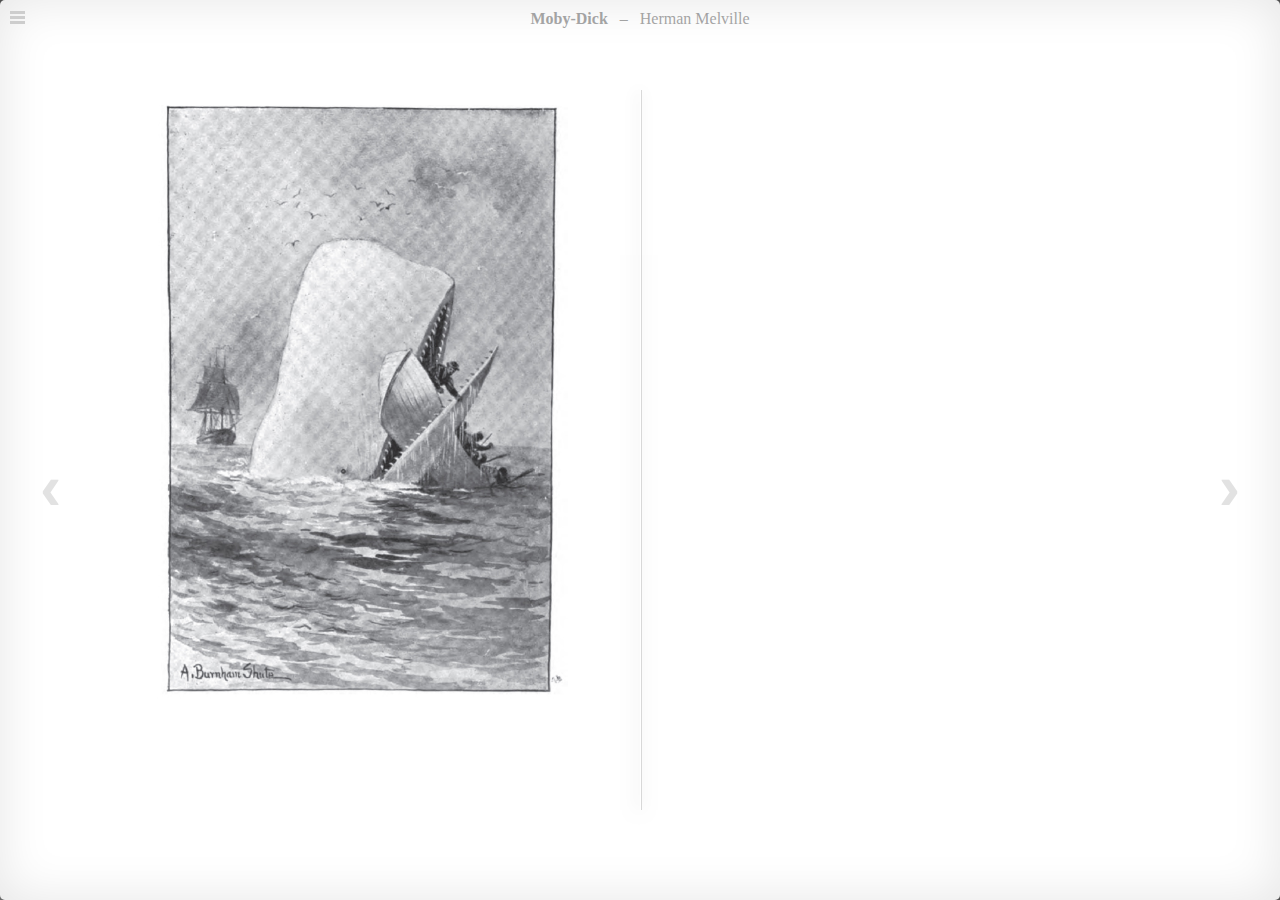
<file: demo/index.html>
<!DOCTYPE html>
<html class="no-js">
    <head>
        <meta charset="utf-8">
        <meta http-equiv="X-UA-Compatible" content="IE=edge,chrome=1">
        <title></title>
        <meta name="description" content="">
        <meta name="viewport" content="width=device-width">
        <meta name="apple-mobile-web-app-capable" content="yes">

        <link rel="stylesheet" href="css/normalize.css">
        <link rel="stylesheet" href="css/main.css">
        <link rel="stylesheet" href="css/popup.css">

        <script src="js/libs/jquery-1.9.0.min.js"></script>

        <script src="js/libs/zip.min.js"></script>        


        <script>
            "use strict";
            
            document.onreadystatechange = function () {  
              if (document.readyState == "complete") {
                EPUBJS.VERSION = "0.1.6";
                
                EPUBJS.filePath = "js/libs/";
                fileStorage.filePath = EPUBJS.filePath + "libs/";

                EPUBJSR.app.init("moby-dick/");
              }  
            };
        
        </script>
                
        <!-- Render -->
        <script src="js/epub.min.js"></script>
        
        <!-- Hooks -->
        <script async src="js/hooks.min.js"></script>
        
        <!-- Reader -->
        <script src="js/reader.min.js"></script>
        
        <!-- fileStorage -->
        <script src="js/libs/fileStorage.min.js"></script>
        
    </head>
    <body>
        <div id="sidebar">
          <div id="controls">
            
            <!-- <input id="search" placeholder="search"> -->
            <a id="network"><img id="store" src="img/save.png"></a>
            <a id="setting"><img id="settings" src="img/settings.png"></a>
            <a id="bookmark"><img id="bookmarks" src="img/star.png"></a>
          </div>
          <div id="toc">
          </div>
          <div id="settingsPanel">
          </div>
            
        </div>
        <div id="main">
          <div id="opener">
            <a id="open"><img src="img/menu-icon.png"></a>
          </div>
          <div id="titlebar">
            <span id="book-title"></span>
            <span id="title-seperator">&nbsp;&nbsp;–&nbsp;&nbsp;</span>
            <span id="chapter-title"> </span>
          </div>
          <div id="divider"></div>
          <div id="prev" class="arrow">‹</div>
          <div id="area"></div>
          <div id="next" class="arrow">›</div>
          <div id="loader"><img src="img/loader.gif"></div>
        </div>
    </body>
</html>
</file>
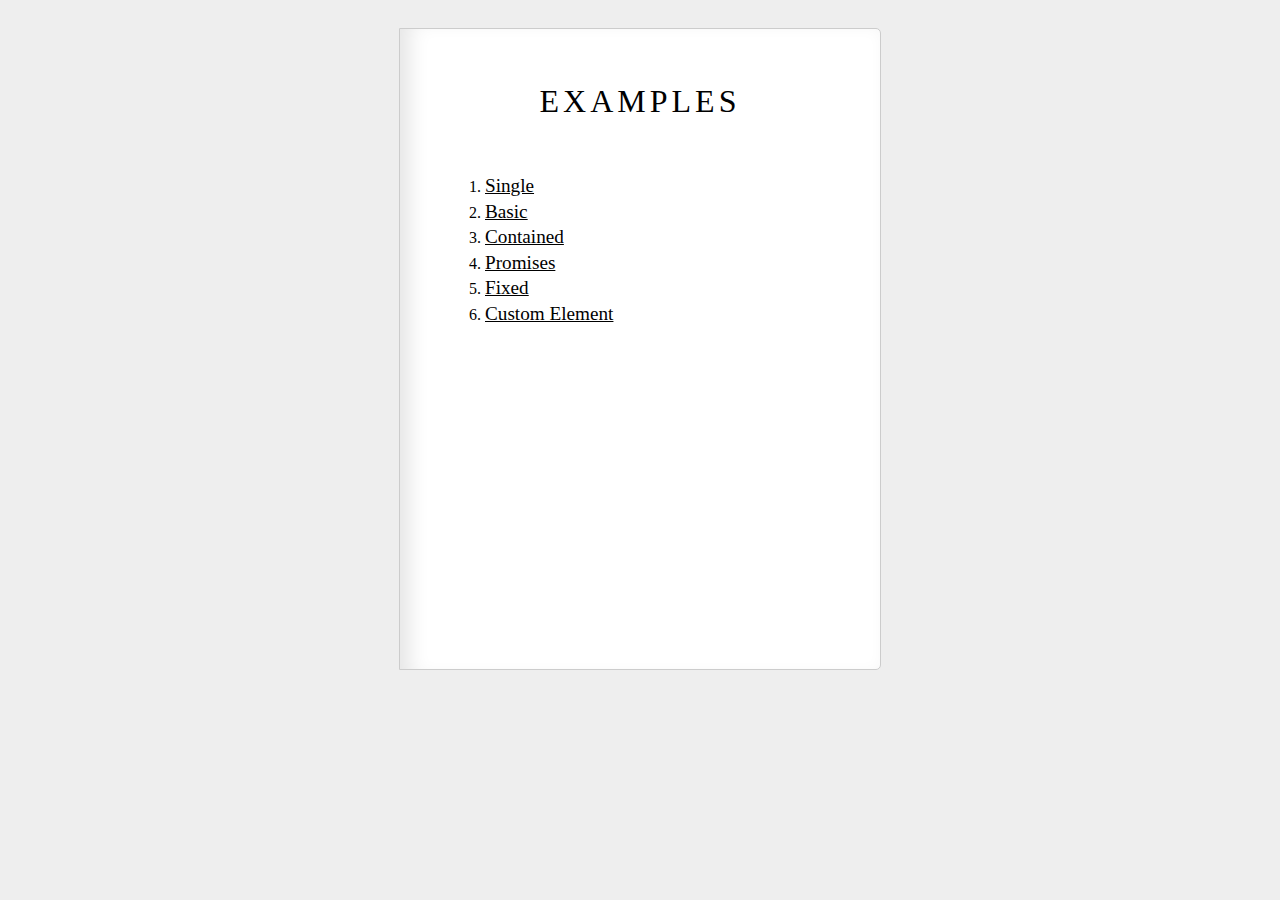
<file: examples/index.html>
<!DOCTYPE html>
<html class="no-js">
    <head>
        <meta charset="utf-8">
        <meta http-equiv="X-UA-Compatible" content="IE=edge,chrome=1">
        <title>ePubJS Examples</title>
        <meta name="description" content="">
        <meta name="viewport" content="width=device-width">
        <meta name="apple-mobile-web-app-capable" content="yes">

        <style type="text/css">

          body {
            overflow: auto;
            background: #eee;
          }

          #wrapper {
            width: 480px;
            height: 640px;
            overflow: hidden;
            border: 1px solid #ccc;
            margin: 28px auto;
            background: #fff;
            border-radius: 0 5px 5px 0;
          }

          #area {
            width: 480px;
            height: 660px;
            margin: -30px auto;
            -moz-box-shadow:      inset 10px 0 20px rgba(0,0,0,.1);
            -webkit-box-shadow:   inset 10px 0 20px rgba(0,0,0,.1);
            box-shadow:           inset 10px 0 20px rgba(0,0,0,.1);
          }

          #area iframe {
            padding: 40px 40px;
          }

          body {
            font-size: 1em;
            line-height: 1.33em;
            font-family: serif;

          }
          h1 { 
            text-align: center
            font-size: 1.5em;
            line-height: 1.33em;
            text-align: center;
            padding-bottom: 0em;
            text-align: center;
            text-transform: uppercase;
            font-weight: normal;
            letter-spacing: 4px;
            padding-top: 60px;
          }

          ol {
            width: 350px;
            margin: 50px auto;
            /*font-family: sans-serif;*/
          }

          a {
            font-size: 1.2em;
            line-height: 1.33em;
            color: #000;
          }
        </style>
        
        
    </head>
    <body>
        <div id="main">
          <div id="wrapper">
            <div id="area">
              
              <h1>Examples</h1>
              <ol>
                <li><a href="single.html">Single</a></li>
                <li><a href="basic.html">Basic</a></li>
                <li><a href="contained.html">Contained</a></li>
                <li><a href="promises.html">Promises</a></li>
                <li><a href="fixed.html">Fixed</a></li>
                <li><a href="custom-elements.html">Custom Element</a></li>
              </ol>

            </div>
          </div>
        </div>

        
    </body>
</html>
</file>
<file: demo/css/main.css>
body {
  background: #4e4e4e;
  overflow: hidden;
}

#main {
  /* height: 500px; */
  position: absolute;
  width: 100%;
  height: 100%;
  /* left: 40px; */ 
/*   -webkit-transform: translate(40px, 0);
  -moz-transform: translate(40px, 0); */
    
  /* border-radius: 5px 0px 0px 5px; */
  border-radius: 5px;
  background: #fff;
  overflow: hidden;
  -webkit-transition: -webkit-transform .5s;
  -moz-transition: -moz-transform .5s;
  
  -moz-box-shadow:    inset 0 0 50px rgba(0,0,0,.1);
  -webkit-box-shadow: inset 0 0 50px rgba(0,0,0,.1);
  box-shadow:         inset 0 0 50px rgba(0,0,0,.1);
}


#titlebar {
  
  height: 8%;
  min-height: 20px;
  padding: 10px 0 10px 0;
  margin: 0 50px 0 50px;
  text-align: center;
  color: #4f4f4f;
  font-weight: 100;
  font-family: Georgia, "Times New Roman", Times, serif;
  opacity: .5;
  -webkit-transition: opacity .5s;
  -moz-transition: opacity .5s;
}

#titlebar:hover {
  opacity: 1;
}

#book-title {
  font-weight: 600;
}

#title-seperator {
  display: none;
}

#area {
  width: 80%;
  height: 80%;
  /* margin-left: 10%; */
  margin: 0 auto;
  max-width: 1250px;
  /* z-index: 2;
  position: absolute; */
}

#area iframe {
  border: none;
}

#prev {
  left: 40px;
}

#next {  
  right: 40px;
}

.arrow {
  position: absolute;
  top: 50%;
  
  font-size: 64px;
  color: #E2E2E2;
  font-family: arial, sans-serif;
  font-weight: bold;
  cursor: pointer;
}

.arrow:hover {
  color: #777;
}
 
.arrow:active {
  color: #000;
}

#sidebar {
  background: #6b6b6b;
  position: absolute;
  /* left: -260px; */
  /* -webkit-transform: translate(-260px, 0);
  -moz-transform: translate(-260px, 0); */
  top: 0;
  width: 300px;
  height: 100%;
  -webkit-transition: -webkit-transform .5s;
  -moz-transition: -moz-transform .5s;
  
  overflow: hidden;
}

#sidebar.open {
 /* left: 0; */
 /* -webkit-transform: translate(0, 0);
 -moz-transform: translate(0, 0); */
}

#main.closed {
  /* left: 300px; */
  -webkit-transform: translate(300px, 0);
  -moz-transform: translate(300px, 0);
}

#controls {
  background: #4e4e4e;
  position: absolute;
  left: 0;
  top: 0;
  width: 100%;
  height: 15px;
  padding: 10px 0;
}

#opener {
  padding: 10px 10px;
  float: left;
}

#opener #open {
  width: 25px;
}

#controls a {
  float: left;
  margin-left: 12px;
  opacity: .5;
}

#controls img:hover {
  opacity: .8;
}

#controls img:active {
  opacity: 1;
}

#search {
  width: 155px;
  border-radius: 5px;
  background: #9b9b9b;
  float: left;
  margin-left: 5px;
  margin-top: -5px;
  padding: 3px 10px;
  color: #000;
  border: none;
  outline: none;
}

input::-webkit-input-placeholder {
    color: #454545;
}
input:-moz-placeholder {
    color: #454545;
}

#divider {
  position: absolute;
  width: 1px;
  border-right: 1px #000 solid;
  height: 80%;
  z-index: 1;
  left: 50%;
  top: 10%;
  opacity: .15;
  box-shadow: -2px 0 15px rgba(0, 0, 0, 1);
  display: none;
}

#divider.show {
  display: block;
}

#loader {
  position: absolute;
  z-index: 10;
  left: 50%;
  top: 50%;
  margin: -33px 0 0 -33px;
}

#toc {
  overflow-x: hidden;
  overflow-y: hidden;
  width: 300px;
  height: 100%;
  visibility: hidden;
  -webkit-transition: visibility 0 ease .5s;
  -moz-transition: visibility 0 ease .5s;
}

#sidebar.open #toc {
  overflow-y: auto;
  visibility: visible;
  -webkit-transition: visibility 0 ease 0;
  -moz-transition: visibility 0 ease 0;
}

#toc > ul{
  margin-top: 50px;
  margin-bottom: 50px;
  padding-left: 20px;
  display: block;
}

#toc li {
  margin-bottom:10px;
  width: 225px;
  font-family: Georgia, "Times New Roman", Times, serif;
  list-style: none;
  text-transform: capitalize;
}

#toc li:active,
#toc li.currentChapter
{
  list-style: none;
}

#toc a {
  color: #AAA;
  text-decoration: none;
}

#toc a.chapter {
  font-size: 1em;
}

#toc a.section {
  font-size: .8em;
}

#toc li.currentChapter > a,
#toc li a:hover {
  color: #f1f1f1
}

#toc li.openChapter > a,
#toc li a:hover {
  color: #E2E2E2;
}

#toc li ul {
  padding-left:10px;
  margin-top: 8px;
  display: none;
}

#toc li.currentChapter > ul,
#toc li.openChapter > ul
{
  display: block;
}

#settingsPanel {
  display:none;
}

#settingsPanel h3 {
  color:#f1f1f1;
  font-family:Georgia, "Times New Roman", Times, serif;
  margin-bottom:10px;
}

#settingsPanel ul {
  margin-top:60px;
  list-style-type:none;
}

#settingsPanel li {
  font-size:1em;
  color:#f1f1f1;
}

#settingsPanel .xsmall {  font-size:x-small; }
#settingsPanel .small {  font-size:small; }
#settingsPanel .medium {  font-size:medium; }
#settingsPanel .large {  font-size:large; }
#settingsPanel .xlarge {  font-size:x-large; }


@media only screen and (max-width: 1040px) {
  #area{
    width: 50%;
    margin-left: 25%;
  }
  
  #divider,
  #divider.show {
    display: none;
  }
}

@media only screen and (max-width: 900px) {
  #area{
    width: 60%;
    margin-left: 20%;
  }

  #prev {
    left: 20px;
  }
  
  #next {  
    right: 20px;
  }
}

@media only screen and (max-width: 550px) {
  #area{
    width: 80%;
    margin-left: 10%;
  }
  
  #prev {
    left: 0;
  }
  
  #next {  
    right: 0;
  }
  
  .arrow {
    height: 100%;
    top: 45px;
    width: 10%;
    text-indent: -10000px;
  }
  
  #main {
    -webkit-transform: translate(0, 0);
    -moz-transform: translate(0, 0);
    -webkit-transition: -webkit-transform .3s;
    -moz-transition: -moz-transform .3s;
  }
  
  #main.closed {
    -webkit-transform: translate(260px, 0);
    -moz-transform: translate(260px, 0);
  }
  
  #titlebar {
    font-size: 10px;
    margin: 0 50px 0 50px;
  }
  
  
  #toc {
    width: 260px;
  }
  
  #toc li {
    font-size: 12px;
  }
  
  #toc > ul{
    padding-left: 10px;
    webkit-padding-start:;
  }
}
</file>
<file: demo/css/popup.css>
/* http://davidwalsh.name/css-tooltips */
/* base CSS element */
.popup {
  background: #eee;
  border: 1px solid #ccc;
  padding: 10px;
  border-radius: 8px;
  box-shadow: 0 2px 5px rgba(0, 0, 0, 0.2);
  position: fixed;
  max-width: 300px;
  font-size: 12px;
  
  display: none;
  margin-left: 2px;
  
  margin-top: 30px;
}

.popup.above {
  margin-top: -10px;
}

.popup.left {
  margin-left: -20px;
}

.popup.right {
  margin-left: 40px;
}

.pop_content {
  max-height: 225px;
  overflow-y: auto;
}

.pop_content > p {
  margin-top: 0;
}

/* below */
.popup:before {
  position: absolute;
  display: inline-block;
  border-bottom: 10px solid #eee;
  border-right: 10px solid transparent;
  border-left: 10px solid transparent;
  border-bottom-color: rgba(0, 0, 0, 0.2);
  left: 50%;
  top: -10px;
  margin-left: -6px;
  content: '';
}

.popup:after {
  position: absolute;
  display: inline-block;
  border-bottom: 9px solid #eee;
  border-right: 9px solid transparent;
  border-left: 9px solid transparent;
  left: 50%;
  top: -9px;
  margin-left: -5px;
  content: '';
}

/* above */
.popup.above:before {
  border-bottom: none;
  border-top: 10px solid #eee;
  border-top-color: rgba(0, 0, 0, 0.2);
  top: 100%;
}

.popup.above:after {
  border-bottom: none;
  border-top: 9px solid #eee;
  top: 100%;
}

.popup.left:before,
.popup.left:after
{
  left: 20px;
}

.popup.right:before,
.popup.right:after
{
  left: auto;
  right: 20px;
}


.popup.show, .popup.on {
  display: block;
}
</file>
